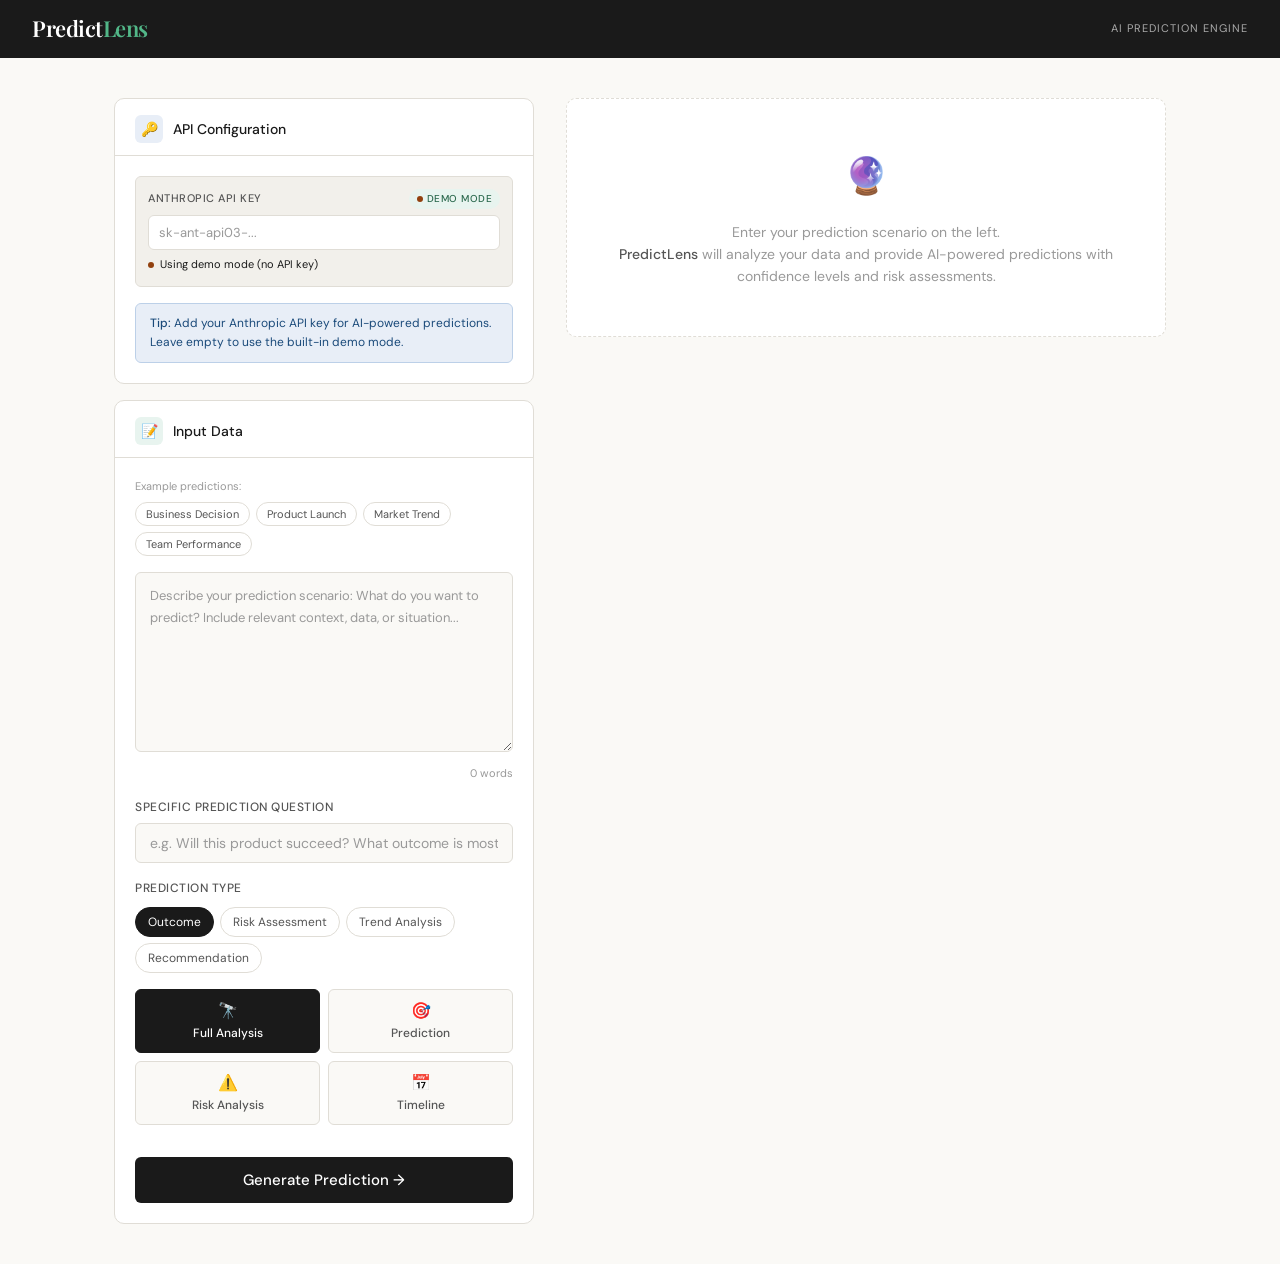
<file: predictlens.html>
<!DOCTYPE html>
<html lang="en">
<head>
<meta charset="UTF-8" />
<meta name="viewport" content="width=device-width, initial-scale=1.0" />
<title>PredictLens — AI Prediction & Analysis</title>
<link href="https://fonts.googleapis.com/css2?family=Playfair+Display:wght@400;600&family=DM+Sans:wght@300;400;500&family=DM+Mono:wght@400&display=swap" rel="stylesheet" />
<style>
  *, *::before, *::after { box-sizing: border-box; margin: 0; padding: 0; }

  :root {
    --ink: #1a1a1a;
    --ink-light: #555;
    --ink-faint: #999;
    --surface: #faf9f6;
    --surface-alt: #f2f0eb;
    --surface-card: #ffffff;
    --border: #e0ddd6;
    --border-strong: #c5c1b8;
    --accent: #2d6a4f;
    --accent-light: #e8f4ef;
    --accent-muted: #52b788;
    --warn: #b5470b;
    --warn-light: #fdf0e8;
    --blue: #1a4a7a;
    --blue-light: #e8eef7;
    --red: #9b1c1c;
    --red-light: #fef2f2;
    --gold: #92400e;
    --gold-light: #fefce8;
    --radius: 10px;
    --radius-sm: 6px;
  }

  body {
    font-family: 'DM Sans', sans-serif;
    background: var(--surface);
    color: var(--ink);
    min-height: 100vh;
    font-size: 15px;
    line-height: 1.6;
  }

  header {
    background: var(--ink);
    color: white;
    padding: 0 2rem;
    display: flex;
    align-items: center;
    justify-content: space-between;
    height: 58px;
    position: sticky;
    top: 0;
    z-index: 100;
  }
  .logo {
    font-family: 'Playfair Display', serif;
    font-size: 22px;
    font-weight: 600;
    letter-spacing: -0.5px;
  }
  .logo span { color: var(--accent-muted); }
  .header-tag {
    font-size: 11px;
    font-weight: 400;
    color: #aaa;
    letter-spacing: 1px;
    text-transform: uppercase;
  }

  .main {
    max-width: 1100px;
    margin: 0 auto;
    padding: 2.5rem 1.5rem;
    display: grid;
    grid-template-columns: 420px 1fr;
    gap: 2rem;
    align-items: start;
  }

  .left-col { display: flex; flex-direction: column; gap: 1rem; }

  .panel {
    background: var(--surface-card);
    border: 1px solid var(--border);
    border-radius: var(--radius);
    overflow: hidden;
  }
  .panel-header {
    padding: 1rem 1.25rem 0.75rem;
    border-bottom: 1px solid var(--border);
    display: flex;
    align-items: center;
    gap: 10px;
  }
  .panel-icon {
    width: 28px; height: 28px;
    border-radius: 6px;
    display: flex; align-items: center; justify-content: center;
    font-size: 14px;
    flex-shrink: 0;
  }
  .icon-green { background: var(--accent-light); }
  .icon-blue { background: var(--blue-light); }
  .icon-gold { background: var(--gold-light); }
  .icon-red { background: var(--red-light); }
  .panel-title { font-size: 14px; font-weight: 500; color: var(--ink); }
  .panel-body { padding: 1.25rem; }

  .api-key-section {
    background: var(--surface-alt);
    border: 1px solid var(--border);
    border-radius: var(--radius-sm);
    padding: 12px;
    margin-bottom: 1rem;
  }
  .api-key-label {
    font-size: 11px;
    font-weight: 500;
    color: var(--ink-light);
    text-transform: uppercase;
    letter-spacing: 0.5px;
    margin-bottom: 6px;
    display: flex;
    align-items: center;
    gap: 6px;
  }
  .api-key-input {
    width: 100%;
    padding: 8px 10px;
    font-size: 13px;
    font-family: 'DM Mono', monospace;
    border: 1px solid var(--border);
    border-radius: var(--radius-sm);
    background: white;
    color: var(--ink);
  }
  .api-key-input:focus { outline: none; border-color: var(--accent); }
  .api-key-input::placeholder { color: var(--ink-faint); font-family: 'DM Sans', sans-serif; }
  .demo-badge {
    display: inline-flex;
    align-items: center;
    gap: 4px;
    font-size: 10px;
    padding: 2px 8px;
    background: var(--accent-light);
    color: var(--accent);
    border-radius: 10px;
    font-weight: 500;
    margin-left: auto;
  }
  .api-status {
    font-size: 11px;
    margin-top: 6px;
    display: flex;
    align-items: center;
    gap: 6px;
  }
  .status-dot {
    width: 6px; height: 6px;
    border-radius: 50%;
    background: var(--accent);
  }
  .status-dot.error { background: var(--red); }
  .status-dot.demo { background: var(--gold); }

  textarea {
    width: 100%;
    min-height: 180px;
    font-family: 'DM Mono', monospace;
    font-size: 13px;
    line-height: 1.7;
    color: var(--ink);
    background: var(--surface);
    border: 1px solid var(--border);
    border-radius: var(--radius-sm);
    padding: 12px 14px;
    resize: vertical;
    transition: border-color 0.15s;
  }
  textarea:focus { outline: none; border-color: var(--border-strong); background: white; }
  textarea::placeholder { color: var(--ink-faint); font-family: 'DM Sans', sans-serif; font-size: 13px; }

  .goal-wrap { margin-top: 1rem; }
  .goal-label { font-size: 12px; font-weight: 500; color: var(--ink-light); margin-bottom: 6px; text-transform: uppercase; letter-spacing: 0.5px; }
  input[type="text"] {
    width: 100%;
    padding: 10px 14px;
    font-size: 14px;
    font-family: 'DM Sans', sans-serif;
    border: 1px solid var(--border);
    border-radius: var(--radius-sm);
    background: var(--surface);
    color: var(--ink);
    transition: border-color 0.15s;
  }
  input[type="text"]:focus { outline: none; border-color: var(--border-strong); background: white; }
  input::placeholder { color: var(--ink-faint); }

  .prediction-type-section { margin-top: 1rem; }
  .prediction-type-label { font-size: 12px; font-weight: 500; color: var(--ink-light); margin-bottom: 8px; text-transform: uppercase; letter-spacing: 0.5px; }
  .prediction-types { display: flex; flex-wrap: wrap; gap: 6px; }
  .pred-type {
    font-size: 12px;
    padding: 6px 12px;
    border-radius: 20px;
    border: 1px solid var(--border);
    background: white;
    color: var(--ink-light);
    cursor: pointer;
    font-family: 'DM Sans', sans-serif;
    transition: all 0.12s;
  }
  .pred-type:hover { border-color: var(--accent); color: var(--accent); }
  .pred-type.active { background: var(--ink); border-color: var(--ink); color: white; }

  .modes { display: grid; grid-template-columns: 1fr 1fr; gap: 8px; margin: 1rem 0; }
  .mode-btn {
    padding: 10px 8px;
    border: 1px solid var(--border);
    border-radius: var(--radius-sm);
    background: var(--surface);
    cursor: pointer;
    font-family: 'DM Sans', sans-serif;
    font-size: 12px;
    font-weight: 500;
    color: var(--ink-light);
    text-align: center;
    transition: all 0.15s;
    line-height: 1.4;
  }
  .mode-btn:hover { background: white; border-color: var(--border-strong); color: var(--ink); }
  .mode-btn.active { background: var(--ink); border-color: var(--ink); color: white; }
  .mode-icon { font-size: 16px; display: block; margin-bottom: 3px; }

  .presets-label { font-size: 11px; color: var(--ink-faint); margin-bottom: 6px; }
  .presets { display: flex; flex-wrap: wrap; gap: 6px; margin-bottom: 1rem; }
  .preset {
    font-size: 11px;
    padding: 4px 10px;
    border-radius: 20px;
    border: 1px solid var(--border);
    background: white;
    color: var(--ink-light);
    cursor: pointer;
    font-family: 'DM Sans', sans-serif;
    transition: all 0.12s;
  }
  .preset:hover { border-color: var(--accent); color: var(--accent); }

  .analyze-btn {
    width: 100%;
    padding: 13px;
    margin-top: 1rem;
    background: var(--ink);
    color: white;
    border: none;
    border-radius: var(--radius-sm);
    font-family: 'DM Sans', sans-serif;
    font-size: 15px;
    font-weight: 500;
    cursor: pointer;
    transition: background 0.15s, transform 0.1s;
  }
  .analyze-btn:hover { background: #2c2c2c; }
  .analyze-btn:active { transform: scale(0.99); }
  .analyze-btn:disabled { background: #aaa; cursor: not-allowed; transform: none; }

  .right-col { display: flex; flex-direction: column; gap: 1.5rem; }

  .loading-state {
    display: none;
    padding: 3rem 2rem;
    text-align: center;
    background: var(--surface-card);
    border: 1px solid var(--border);
    border-radius: var(--radius);
  }
  .loading-state.visible { display: block; }
  .spinner {
    width: 32px; height: 32px;
    border: 2px solid var(--border);
    border-top-color: var(--ink);
    border-radius: 50%;
    animation: spin 0.8s linear infinite;
    margin: 0 auto 1rem;
  }
  @keyframes spin { to { transform: rotate(360deg); } }
  .loading-state p { font-size: 14px; color: var(--ink-light); }
  .loading-state .dots::after {
    content: '';
    animation: dots 1.5s steps(4, end) infinite;
  }
  @keyframes dots {
    0%  { content: ''; }
    25% { content: '.'; }
    50% { content: '..'; }
    75% { content: '...'; }
  }

  .result-block {
    background: var(--surface-card);
    border: 1px solid var(--border);
    border-radius: var(--radius);
    overflow: hidden;
    animation: fadeUp 0.3s ease forwards;
  }
  @keyframes fadeUp { from { opacity: 0; transform: translateY(8px); } to { opacity: 1; transform: translateY(0); } }

  .result-block-header {
    padding: 0.8rem 1.25rem;
    border-bottom: 1px solid var(--border);
    display: flex;
    align-items: center;
    justify-content: space-between;
    flex-wrap: wrap;
    gap: 8px;
  }
  .result-block-title { font-size: 13px; font-weight: 500; color: var(--ink); display: flex; align-items: center; gap: 7px; }
  .result-block-body { padding: 1.25rem; }

  .prediction-main {
    font-family: 'Playfair Display', serif;
    font-size: 20px;
    font-weight: 600;
    color: var(--ink);
    line-height: 1.4;
    margin-bottom: 1rem;
  }

  .prob-section { margin: 1rem 0; }
  .prob-row { display: flex; justify-content: space-between; align-items: center; margin-bottom: 6px; }
  .prob-label-txt { font-size: 13px; color: var(--ink-light); }
  .prob-val { font-size: 18px; font-weight: 500; font-family: 'DM Mono', monospace; color: var(--ink); }
  .prob-track { height: 8px; background: var(--surface-alt); border-radius: 4px; overflow: hidden; }
  .prob-fill { height: 100%; border-radius: 4px; background: var(--accent-muted); transition: width 0.9s cubic-bezier(.4,0,.2,1); width: 0; }

  .scenarios-grid { display: grid; grid-template-columns: 1fr 1fr 1fr; gap: 8px; margin-top: 1rem; }
  .scenario {
    padding: 10px 12px;
    border-radius: var(--radius-sm);
    border: 1px solid var(--border);
  }
  .scenario-tag { font-size: 10px; font-weight: 500; text-transform: uppercase; letter-spacing: 0.6px; margin-bottom: 5px; }
  .scenario-text { font-size: 12px; color: var(--ink-light); line-height: 1.5; }
  .sc-best { background: var(--accent-light); border-color: #b7dfc9; }
  .sc-best .scenario-tag { color: var(--accent); }
  .sc-likely { background: var(--blue-light); border-color: #bcd0e8; }
  .sc-likely .scenario-tag { color: var(--blue); }
  .sc-worst { background: var(--red-light); border-color: #fec9c9; }
  .sc-worst .scenario-tag { color: var(--red); }

  .sentiment-bar-row { display: flex; align-items: center; gap: 10px; margin-bottom: 8px; }
  .sentiment-name { font-size: 12px; width: 70px; color: var(--ink-light); flex-shrink: 0; }
  .bar-track { flex: 1; height: 7px; background: var(--surface-alt); border-radius: 4px; overflow: hidden; }
  .bar-fill { height: 100%; border-radius: 4px; transition: width 0.8s cubic-bezier(.4,0,.2,1); width: 0; }
  .bar-pct { font-size: 12px; font-family: 'DM Mono', monospace; color: var(--ink); width: 32px; text-align: right; flex-shrink: 0; }
  .sentiment-verdict {
    margin-top: 1rem;
    padding: 10px 14px;
    border-radius: var(--radius-sm);
    font-size: 13px;
    font-weight: 500;
    display: flex;
    align-items: center;
    gap: 8px;
  }
  .verdict-pos { background: var(--accent-light); color: var(--accent); }
  .verdict-neg { background: var(--red-light); color: var(--red); }
  .verdict-neu { background: var(--surface-alt); color: var(--ink-light); }

  .themes-list { display: flex; flex-wrap: wrap; gap: 7px; }
  .theme-chip {
    padding: 5px 12px;
    border-radius: 20px;
    font-size: 12px;
    font-weight: 500;
    border: 1px solid var(--border);
    background: var(--surface-alt);
    color: var(--ink-light);
  }
  .theme-chip.main { background: var(--ink); color: white; border-color: var(--ink); }

  .insight-item { display: flex; gap: 10px; padding: 10px 0; border-bottom: 1px solid var(--border); }
  .insight-item:last-child { border-bottom: none; padding-bottom: 0; }
  .insight-num { width: 22px; height: 22px; border-radius: 50%; background: var(--surface-alt); display: flex; align-items: center; justify-content: center; font-size: 11px; font-weight: 500; color: var(--ink-light); flex-shrink: 0; margin-top: 1px; }
  .insight-text { font-size: 13px; color: var(--ink); line-height: 1.6; }

  .summary-text {
    font-size: 14px;
    line-height: 1.75;
    color: var(--ink);
    white-space: pre-wrap;
  }

  .conf-badge { font-size: 11px; padding: 3px 9px; border-radius: 20px; font-weight: 500; }
  .conf-high { background: var(--accent-light); color: var(--accent); }
  .conf-med { background: var(--gold-light); color: var(--gold); }
  .conf-low { background: var(--red-light); color: var(--red); }

  .factors-list { display: flex; flex-direction: column; gap: 8px; }
  .factor-item { display: flex; align-items: center; gap: 10px; padding: 8px 12px; background: var(--surface-alt); border-radius: var(--radius-sm); }
  .factor-impact { font-size: 11px; font-weight: 500; padding: 2px 8px; border-radius: 10px; }
  .factor-impact.high { background: var(--accent-light); color: var(--accent); }
  .factor-impact.med { background: var(--gold-light); color: var(--gold); }
  .factor-impact.low { background: var(--blue-light); color: var(--blue); }
  .factor-text { font-size: 13px; color: var(--ink); }

  .timeline { position: relative; padding-left: 20px; }
  .timeline::before { content: ''; position: absolute; left: 6px; top: 0; bottom: 0; width: 2px; background: var(--border); }
  .timeline-item { position: relative; margin-bottom: 16px; }
  .timeline-item:last-child { margin-bottom: 0; }
  .timeline-dot { position: absolute; left: -17px; top: 4px; width: 10px; height: 10px; border-radius: 50%; background: var(--accent); border: 2px solid white; }
  .timeline-dot.warning { background: var(--gold); }
  .timeline-dot.negative { background: var(--red); }
  .timeline-time { font-size: 11px; color: var(--ink-faint); margin-bottom: 2px; }
  .timeline-text { font-size: 13px; color: var(--ink); }

  .risk-meter { display: flex; align-items: center; gap: 12px; margin: 1rem 0; }
  .risk-track { flex: 1; height: 10px; background: linear-gradient(to right, var(--accent), var(--gold), var(--red)); border-radius: 5px; position: relative; }
  .risk-indicator { position: absolute; top: -4px; width: 18px; height: 18px; background: white; border: 3px solid var(--ink); border-radius: 50%; transition: left 0.8s cubic-bezier(.4,0,.2,1); }
  .risk-labels { display: flex; justify-content: space-between; font-size: 10px; color: var(--ink-faint); margin-top: 4px; }

  .wc { font-size: 11px; color: var(--ink-faint); margin-top: 6px; text-align: right; }

  .empty-state {
    background: var(--surface-card);
    border: 1px dashed var(--border);
    border-radius: var(--radius);
    padding: 3rem 2rem;
    text-align: center;
    color: var(--ink-faint);
  }
  .empty-icon { font-size: 36px; margin-bottom: 1rem; }
  .empty-state p { font-size: 14px; line-height: 1.6; }
  .empty-state strong { color: var(--ink-light); font-weight: 500; }

  .error-box { display: none; background: var(--red-light); border: 1px solid #fec9c9; border-radius: var(--radius-sm); padding: 10px 14px; font-size: 13px; color: var(--red); margin-top: 10px; }
  .error-box.visible { display: block; }

  .tips-box { background: var(--blue-light); border: 1px solid #bcd0e8; border-radius: var(--radius-sm); padding: 10px 14px; font-size: 12px; color: var(--blue); margin-top: 1rem; }
  .tips-box strong { font-weight: 500; }

  @media (max-width: 800px) {
    .main { grid-template-columns: 1fr; }
    .scenarios-grid { grid-template-columns: 1fr; }
  }
</style>
</head>
<body>

<header>
  <div class="logo">Predict<span>Lens</span></div>
  <div class="header-tag">AI Prediction Engine</div>
</header>

<div class="main">

  <!-- LEFT: INPUT PANEL -->
  <div class="left-col">
    <div class="panel">
      <div class="panel-header">
        <div class="panel-icon icon-blue">🔑</div>
        <div class="panel-title">API Configuration</div>
      </div>
      <div class="panel-body">
        <div class="api-key-section">
          <div class="api-key-label">
            Anthropic API Key
            <span class="demo-badge" id="modeBadge"><span class="status-dot demo"></span> Demo Mode</span>
          </div>
          <input type="password" class="api-key-input" id="apiKeyInput" placeholder="sk-ant-api03-..." />
          <div class="api-status" id="apiStatus">
            <span class="status-dot demo"></span>
            <span id="statusText">Using demo mode (no API key)</span>
          </div>
        </div>
        <div class="tips-box">
          <strong>Tip:</strong> Add your Anthropic API key for AI-powered predictions. Leave empty to use the built-in demo mode.
        </div>
      </div>
    </div>

    <div class="panel">
      <div class="panel-header">
        <div class="panel-icon icon-green">📝</div>
        <div class="panel-title">Input Data</div>
      </div>
      <div class="panel-body">
        <div class="presets-label">Example predictions:</div>
        <div class="presets">
          <button class="preset" onclick="loadPreset('business')">Business Decision</button>
          <button class="preset" onclick="loadPreset('product')">Product Launch</button>
          <button class="preset" onclick="loadPreset('market')">Market Trend</button>
          <button class="preset" onclick="loadPreset('team')">Team Performance</button>
        </div>

        <textarea id="inputText" placeholder="Describe your prediction scenario: What do you want to predict? Include relevant context, data, or situation..."></textarea>
        <div class="wc" id="wc">0 words</div>

        <div class="goal-wrap">
          <div class="goal-label">Specific prediction question</div>
          <input type="text" id="goalInput" placeholder="e.g. Will this product succeed? What outcome is most likely?" />
        </div>

        <div class="prediction-type-section">
          <div class="prediction-type-label">Prediction Type</div>
          <div class="prediction-types">
            <button class="pred-type active" onclick="setPredType(this, 'outcome')" data-type="outcome">Outcome</button>
            <button class="pred-type" onclick="setPredType(this, 'risk')" data-type="risk">Risk Assessment</button>
            <button class="pred-type" onclick="setPredType(this, 'trend')" data-type="trend">Trend Analysis</button>
            <button class="pred-type" onclick="setPredType(this, 'recommendation')" data-type="recommendation">Recommendation</button>
          </div>
        </div>

        <div class="modes">
          <button class="mode-btn active" onclick="setMode('full')" id="mode-full">
            <span class="mode-icon">🔭</span>Full Analysis
          </button>
          <button class="mode-btn" onclick="setMode('prediction')" id="mode-prediction">
            <span class="mode-icon">🎯</span>Prediction
          </button>
          <button class="mode-btn" onclick="setMode('risk')" id="mode-risk">
            <span class="mode-icon">⚠️</span>Risk Analysis
          </button>
          <button class="mode-btn" onclick="setMode('timeline')" id="mode-timeline">
            <span class="mode-icon">📅</span>Timeline
          </button>
        </div>

        <div class="error-box" id="errBox"></div>
        <button class="analyze-btn" id="analyzeBtn" onclick="runAnalysis()">Generate Prediction →</button>
      </div>
    </div>
  </div>

  <!-- RIGHT: RESULTS -->
  <div class="right-col" id="rightCol">
    <div class="empty-state" id="emptyState">
      <div class="empty-icon">🔮</div>
      <p>Enter your prediction scenario on the left.<br/><strong>PredictLens</strong> will analyze your data and provide AI-powered predictions with confidence levels and risk assessments.</p>
    </div>
    <div class="loading-state" id="loadingState">
      <div class="spinner"></div>
      <p>Generating prediction<span class="dots"></span></p>
    </div>
  </div>
</div>

<script>
let currentMode = 'full';
let currentPredType = 'outcome';
let useDemoMode = true;

const presets = {
  business: `Business Scenario: SaaS Startup Launch

We are launching a B2B project management tool for mid-sized companies (50-500 employees).

Product Features:
- AI-powered task prioritization
- Real-time collaboration
- Integration with Slack, Jira, GitHub
- Price point: $15/user/month

Market Research:
- 65% of target companies currently use spreadsheets
- Competitor pricing: $20-35/user/month
- Market growing 12% annually
- Average sales cycle: 45 days

Launch Plan:
- Freemium model with 14-day trial
- Content marketing focus
- Target: 500 paying customers in first 6 months`,

  product: `Product: Smart Home Energy Monitor

Launch Details:
- Price: $199 one-time + $5/month subscription
- Compatible with 95% of US homes
- Battery backup included
- Mobile app for iOS and Android

Competitor Analysis:
- Competitor A: $249 + $8/month (market leader, 40% share)
- Competitor B: $149 one-time only (no subscription, lower features)
- Direct competitor pricing: $179-$299

Marketing Budget: $2M for first year
Sales Target: 50,000 units in year one`,

  market: `Market Trend Analysis: Remote Work Technology

Current State:
- 45% of workforce now hybrid or fully remote
- Companies reducing office space by 30%
- Video conferencing fatigue increasing
- Demand for async collaboration tools rising

Industry Data:
- Remote tech market: $45B (2024) → $78B (2027 projected)
- Average company spending on remote tools: $12,000/year
- Employee satisfaction with remote: 72%
- Manager satisfaction with remote: 58%

Emerging Trends:
- AI-powered productivity tools
- VR/AR meeting platforms
- Mental health and wellness integrations`,

  team: `Team Performance Prediction: Engineering Department

Current Metrics:
- Team size: 15 engineers
- Average tenure: 2.3 years
- Sprint velocity: 42 story points/week
- Bug escape rate: 8 per release
- Tech debt: estimated 3 months of work

Challenges:
- 3 senior engineers planning to leave in 6 months
- New codebase migration in progress
- Increased product complexity expected
- Competitor offering 20% higher salaries

Initiatives:
- New hiring plan: 4 engineers
- Training budget: $50K
- Process improvements planned
- Leadership coaching starting`
};

function loadPreset(key) {
  document.getElementById('inputText').value = presets[key];
  updateWC();
}

function setMode(mode) {
  currentMode = mode;
  document.querySelectorAll('.mode-btn').forEach(b => b.classList.remove('active'));
  document.getElementById('mode-' + mode).classList.add('active');
}

function setPredType(btn, type) {
  currentPredType = type;
  document.querySelectorAll('.pred-type').forEach(b => b.classList.remove('active'));
  btn.classList.add('active');
}

document.getElementById('apiKeyInput').addEventListener('input', function() {
  const key = this.value.trim();
  useDemoMode = !key || key.length < 10;
  
  const badge = document.getElementById('modeBadge');
  const status = document.getElementById('apiStatus');
  const statusText = document.getElementById('statusText');
  const dot = status.querySelector('.status-dot');
  
  if (useDemoMode) {
    badge.innerHTML = '<span class="status-dot demo"></span> Demo Mode';
    dot.className = 'status-dot demo';
    statusText.textContent = 'Using demo mode (no API key)';
  } else {
    badge.innerHTML = '<span class="status-dot"></span> API Connected';
    dot.className = 'status-dot';
    statusText.textContent = 'Using Anthropic AI for predictions';
  }
});

document.getElementById('inputText').addEventListener('input', updateWC);
function updateWC() {
  const words = document.getElementById('inputText').value.trim().split(/\s+/).filter(Boolean).length;
  document.getElementById('wc').textContent = words + ' word' + (words !== 1 ? 's' : '');
}

function showError(msg) {
  const el = document.getElementById('errBox');
  el.textContent = msg;
  el.className = 'error-box visible';
}
function clearError() {
  document.getElementById('errBox').className = 'error-box';
}

function setLoading(v) {
  document.getElementById('loadingState').className = v ? 'loading-state visible' : 'loading-state';
  document.getElementById('analyzeBtn').disabled = v;
}

async function runAnalysis() {
  const text = document.getElementById('inputText').value.trim();
  const goal = document.getElementById('goalInput').value.trim();

  if (!text) { showError('Please enter some data to analyze.'); return; }
  clearError();

  const rc = document.getElementById('rightCol');
  rc.innerHTML = `<div class="empty-state" id="emptyState" style="display:none"></div><div class="loading-state visible" id="loadingState"><div class="spinner"></div><p>Generating prediction<span class="dots"></span></p></div>`;
  setLoading(true);

  try {
    let result;
    
    if (useDemoMode) {
      result = generateDemoPrediction(text, goal);
    } else {
      result = await fetchAIAnalysis(text, goal);
    }
    
    renderResults(result);
  } catch(e) {
    console.error('Analysis error:', e);
    rc.innerHTML = '';
    showError('Analysis failed. Please try again or use demo mode.');
  } finally {
    setLoading(false);
  }
}

async function fetchAIAnalysis(text, goal) {
  const apiKey = document.getElementById('apiKeyInput').value.trim();
  
  const systemPrompt = `You are an expert prediction analyst. Analyze the provided scenario and respond ONLY with a valid JSON object — no markdown, no backticks.

JSON schema:
{
  "title": "5-7 word title summarizing the prediction",
  "primary_prediction": "Main prediction statement (1-2 sentences)",
  "probability": <integer 0-100>,
  "confidence": "high" | "medium" | "low",
  "sentiment": { "positive": <0-100>, "negative": <0-100>, "neutral": <0-100>, "verdict": "string" },
  "best_case": "1-2 sentences describing best possible outcome",
  "most_likely": "1-2 sentences describing most probable outcome", 
  "worst_case": "1-2 sentences describing worst possible outcome",
  "risk_level": <integer 0-100>,
  "risk_factors": [{ "factor": "description", "impact": "high" | "medium" | "low" }],
  "timeline": [{ "timeframe": "e.g. 1-3 months", "event": "description", "type": "positive" | "neutral" | "negative" }],
  "key_factors": ["factor 1", "factor 2", "factor 3", "factor 4"],
  "recommendations": ["recommendation 1", "recommendation 2", "recommendation 3"],
  "themes": ["theme1", "theme2", "theme3", "theme4"],
  "insights": ["insight 1", "insight 2", "insight 3", "insight 4"],
  "summary": "3-4 sentence comprehensive summary with prediction"
}`;

  const userMsg = `Analyze this scenario and provide a comprehensive prediction:\n\n${text}\n\n${goal ? `Specific question: "${goal}"` : ''}\n\nPrediction type: ${currentPredType}`;

  const resp = await fetch('https://api.anthropic.com/v1/messages', {
    method: 'POST',
    headers: {
      'Content-Type': 'application/json',
      'x-api-key': apiKey,
      'anthropic-version': '2023-06-01'
    },
    body: JSON.stringify({
      model: 'claude-sonnet-4-20250514',
      max_tokens: 1500,
      system: systemPrompt,
      messages: [{ role: 'user', content: userMsg }]
    })
  });

  if (!resp.ok) {
    throw new Error(`API error: ${resp.status}`);
  }

  const data = await resp.json();
  const raw = data.content?.map(b => b.text || '').join('').trim();
  const clean = raw.replace(/```json|```/g, '').trim();
  return JSON.parse(clean);
}

function generateDemoPrediction(text, goal) {
  const textLower = text.toLowerCase();
  const wordCount = text.split(/\s+/).length;
  
  let baseProbability = 50;
  let confidence = 'medium';
  let riskLevel = 45;
  let sentiment = { positive: 40, negative: 30, neutral: 30, verdict: 'mixed' };
  let factors = [];
  let themes = [];
  let insights = [];
  
  const positiveIndicators = ['success', 'great', 'excellent', 'growing', 'improving', 'strong', 'profitable', 'innovative', 'popular', 'high demand', 'satisfied'];
  const negativeIndicators = ['fail', 'problem', 'challenge', 'risk', 'weak', 'declining', 'loss', 'concern', 'issue', 'difficult', 'low satisfaction'];
  const growthIndicators = ['growing', 'increasing', 'expanding', 'rising', 'improving', 'positive trend'];
  const riskIndicators = ['risk', 'threat', 'competition', 'challenges', 'declining', 'uncertain', 'volatile'];
  
  let posCount = positiveIndicators.filter(w => textLower.includes(w)).length;
  let negCount = negativeIndicators.filter(w => textLower.includes(w)).length;
  let growthCount = growthIndicators.filter(w => textLower.includes(w)).length;
  let riskCount = riskIndicators.filter(w => textLower.includes(w)).length;
  
  baseProbability += (posCount - negCount) * 8;
  baseProbability += growthCount * 5;
  baseProbability -= riskCount * 6;
  baseProbability = Math.max(10, Math.min(95, baseProbability));
  
  if (wordCount > 200) {
    confidence = 'high';
    riskLevel = Math.max(15, Math.min(85, riskLevel + (negCount - posCount) * 5));
  } else if (wordCount < 50) {
    confidence = 'low';
    riskLevel += 15;
  }
  
  if (posCount > negCount + 2) {
    sentiment = { positive: 60, negative: 20, neutral: 20, verdict: 'positive' };
  } else if (negCount > posCount + 2) {
    sentiment = { positive: 20, negative: 55, neutral: 25, verdict: 'negative' };
  }
  
  if (textLower.includes('competition') || textLower.includes('competitor')) {
    factors.push({ factor: 'Competitive pressure present', impact: 'high' });
    riskLevel += 10;
  }
  if (textLower.includes('budget') || textLower.includes('investment')) {
    factors.push({ factor: 'Financial resources defined', impact: 'medium' });
  }
  if (textLower.includes('team') || textLower.includes('employees') || textLower.includes('staff')) {
    factors.push({ factor: 'Team capabilities matter', impact: 'medium' });
  }
  if (textLower.includes('market') || textLower.includes('industry')) {
    factors.push({ factor: 'Market conditions relevant', impact: 'high' });
  }
  if (textLower.includes('customer') || textLower.includes('user') || textLower.includes('client')) {
    factors.push({ factor: 'Customer-focused scenario', impact: 'high' });
  }
  
  if (baseProbability > 65) {
    themes = ['High Opportunity', 'Favorable Conditions', 'Growth Potential', 'Market Timing'];
  } else if (baseProbability > 45) {
    themes = ['Moderate Outlook', 'Conditional Success', 'Execution Dependent', 'Balanced Risk'];
  } else {
    themes = ['Challenges Present', 'Cautious Outlook', 'Risk Mitigation Needed', 'Strategic Pivot'];
  }
  
  insights = [
    `Based on analysis, the scenario shows ${sentiment.verdict} characteristics with ${confidence} confidence.`,
    `Key success factors include competitive positioning and resource allocation.`,
    `Risk level assessment at ${riskLevel}% indicates ${riskLevel > 60 ? 'elevated' : riskLevel > 40 ? 'moderate' : 'manageable'} exposure.`,
    `Recommendation: Focus on identified risk factors while leveraging strengths for optimal outcome.`
  ];
  
  const predType = currentPredType;
  let prediction = '';
  let bestCase = '';
  let mostLikely = '';
  let worstCase = '';
  
  if (textLower.includes('startup') || textLower.includes('launch') || textLower.includes('product')) {
    prediction = `Product/service launch shows ${baseProbability > 50 ? 'favorable' : 'challenging'} market conditions with potential for ${baseProbability > 60 ? 'strong adoption' : baseProbability > 40 ? 'moderate acceptance' : 'slow uptake'}.`;
    bestCase = 'Rapid market adoption exceeding targets, strong competitive differentiation, and profitability achieved ahead of schedule.';
    mostLikely = 'Gradual market penetration with steady growth, meeting core milestones but facing some competitive friction.';
    worstCase = 'Lower than expected adoption, competitor response stronger than anticipated, extended runway required.';
  } else if (textLower.includes('team') || textLower.includes('employee') || textLower.includes('performance')) {
    prediction = `Team performance trajectory suggests ${baseProbability > 55 ? 'positive outcomes' : 'need for intervention'} with key dependencies on retention and productivity.`;
    bestCase = 'Exceptional team performance, key talent retained, productivity exceeds expectations.';
    mostLikely = 'Solid performance with expected churn, meeting core objectives with minor adjustments needed.';
    worstCase = 'Key departures, productivity decline, require significant intervention and realignment.';
  } else if (textLower.includes('market') || textLower.includes('industry') || textLower.includes('trend')) {
    prediction = `Market trend analysis indicates ${growthCount > riskCount ? 'upward trajectory' : 'mixed signals'} with ${confidence} confidence in forecast.`;
    bestCase = 'Favorable market conditions persist, emerging opportunities captured, market share gains.';
    mostLikely = 'Stable market conditions with typical volatility, maintaining current position.';
    worstCase = 'Market shift unfavorable, disruption from new entrants, pressure on margins.';
  } else {
    prediction = `Analysis suggests a ${baseProbability > 50 ? 'positive' : 'cautious'} outlook with ${confidence} confidence based on available information.`;
    bestCase = 'All factors align favorably, outcomes exceed expectations, strategic objectives achieved.';
    mostLikely = 'Mixed results with core objectives met, some challenges navigated successfully.';
    worstCase = 'Significant obstacles emerge, require course correction, delayed or reduced outcomes.';
  }
  
  let timeline = [
    { timeframe: '0-3 months', event: 'Initial implementation and early indicators emerge', type: 'neutral' },
    { timeframe: '3-6 months', event: 'Key milestones and market validation phase', type: 'positive' },
    { timeframe: '6-12 months', event: 'Full impact realization and strategic assessment', type: baseProbability > 50 ? 'positive' : 'negative' }
  ];
  
  if (riskLevel > 60) {
    timeline.push({ timeframe: 'Any point', event: 'Risk event could trigger course correction', type: 'negative' });
  }
  
  const recommendations = [
    'Monitor key success factors closely in first 90 days',
    'Develop contingency plans for identified risks',
    `Target probability of ${baseProbability}% - maintain realistic expectations`,
    'Build in regular review checkpoints for course correction'
  ];
  
  return {
    title: `Prediction: ${predType.charAt(0).toUpperCase() + predType.slice(1)} Analysis`,
    primary_prediction: prediction,
    probability: baseProbability,
    confidence: confidence,
    sentiment: sentiment,
    best_case: bestCase,
    most_likely: mostLikely,
    worst_case: worstCase,
    risk_level: riskLevel,
    risk_factors: factors.length > 0 ? factors : [{ factor: 'General market and execution risks', impact: 'medium' }],
    timeline: timeline,
    key_factors: factors.map(f => f.factor),
    recommendations: recommendations,
    themes: themes,
    insights: insights,
    summary: insights.join(' ')
  };
}

function renderResults(d) {
  const rc = document.getElementById('rightCol');
  rc.innerHTML = '';
  
  const mode = currentMode;

  // Summary Card
  const summaryCard = makeCard('📋', d.title || 'Prediction Results', `
    <p class="summary-text">${d.summary || d.primary_prediction || ''}</p>
  `);
  rc.appendChild(summaryCard);

  // Prediction Card
  if (mode === 'full' || mode === 'prediction') {
    const p = d;
    const confClass = p.confidence === 'high' ? 'conf-high' : p.confidence === 'low' ? 'conf-low' : 'conf-med';
    
    const predCard = makeCard('🎯', 'Prediction & Probability', `
      <p class="prediction-main">${p.primary_prediction || '—'}</p>
      <div class="prob-section">
        <div class="prob-row">
          <span class="prob-label-txt">Success probability</span>
          <span class="prob-val">${p.probability || 50}%</span>
        </div>
        <div class="prob-track"><div class="prob-fill" data-pct="${p.probability || 50}"></div></div>
      </div>
      <div class="scenarios-grid">
        <div class="scenario sc-best"><div class="scenario-tag">Best case</div><div class="scenario-text">${p.best_case || '—'}</div></div>
        <div class="scenario sc-likely"><div class="scenario-tag">Most likely</div><div class="scenario-text">${p.most_likely || '—'}</div></div>
        <div class="scenario sc-worst"><div class="scenario-tag">Worst case</div><div class="scenario-text">${p.worst_case || '—'}</div></div>
      </div>`,
      `<span class="conf-badge ${confClass}">${(p.confidence||'medium').charAt(0).toUpperCase()+(p.confidence||'medium').slice(1)} confidence</span>`
    );
    rc.appendChild(predCard);
    setTimeout(() => {
      predCard.querySelectorAll('.prob-fill').forEach(el => {
        const pct = el.dataset.pct;
        el.style.width = pct + '%';
        el.style.background = pct >= 60 ? '#52b788' : pct >= 35 ? '#f59e0b' : '#e24b4a';
      });
    }, 80);
  }

  // Risk Analysis
  if (mode === 'full' || mode === 'risk') {
    const riskLevel = d.risk_level || 45;
    const factors = d.risk_factors || [];
    
    const factorsHtml = factors.map(f => `
      <div class="factor-item">
        <span class="factor-impact ${f.impact}">${f.impact.toUpperCase()}</span>
        <span class="factor-text">${f.factor}</span>
      </div>
    `).join('');
    
    const riskCard = makeCard('⚠️', 'Risk Assessment', `
      <div class="risk-meter">
        <span style="font-size:13px;color:var(--ink-light);">Risk Level</span>
        <div style="flex:1;">
          <div class="risk-track">
            <div class="risk-indicator" data-pos="${riskLevel}" style="left: calc(${riskLevel}% - 9px);"></div>
          </div>
          <div class="risk-labels"><span>Low</span><span>Medium</span><span>High</span></div>
        </div>
        <span style="font-size:18px;font-weight:500;font-family:'DM Mono',monospace;">${riskLevel}%</span>
      </div>
      <h4 style="font-size:12px;font-weight:500;color:var(--ink-light);margin:1rem 0 8px;text-transform:uppercase;">Key Risk Factors</h4>
      <div class="factors-list">${factorsHtml}</div>
    `);
    rc.appendChild(riskCard);
  }

  // Timeline
  if (mode === 'full' || mode === 'timeline') {
    const timeline = d.timeline || [];
    const timelineHtml = timeline.map(t => {
      const dotClass = t.type === 'positive' ? '' : t.type === 'negative' ? 'negative' : 'warning';
      return `
        <div class="timeline-item">
          <div class="timeline-dot ${dotClass}"></div>
          <div class="timeline-time">${t.timeframe}</div>
          <div class="timeline-text">${t.event}</div>
        </div>
      `;
    }).join('');
    
    const timelineCard = makeCard('📅', 'Timeline & Milestones', `
      <div class="timeline">${timelineHtml}</div>
    `);
    rc.appendChild(timelineCard);
  }

  // Sentiment
  if (mode === 'full') {
    const s = d.sentiment || { positive: 50, negative: 25, neutral: 25, verdict: 'neutral' };
    const verdictClass = s.verdict === 'positive' ? 'verdict-pos' : s.verdict === 'negative' ? 'verdict-neg' : 'verdict-neu';
    const verdictIcon = s.verdict === 'positive' ? '↑' : s.verdict === 'negative' ? '↓' : '→';

    const sentCard = makeCard('💬', 'Sentiment Analysis', `
      ${makeBar('Positive', s.positive || 0, '#52b788')}
      ${makeBar('Negative', s.negative || 0, '#e24b4a')}
      ${makeBar('Neutral', s.neutral || 0, '#888')}
      <div class="sentiment-verdict ${verdictClass}" style="margin-top:1rem;">
        <span style="font-size:18px;">${verdictIcon}</span>
        <span>Overall: ${s.verdict || 'neutral'}</span>
      </div>
    `);
    rc.appendChild(sentCard);
    setTimeout(() => {
      sentCard.querySelectorAll('.bar-fill').forEach(el => {
        el.style.width = el.dataset.pct + '%';
      });
    }, 80);
  }

  // Themes
  if (mode === 'full') {
    const themes = d.themes || [];
    const chipsHtml = themes.map(t => `<span class="theme-chip">${t}</span>`).join('');
    const themesCard = makeCard('🏷️', 'Key Themes', `<div class="themes-list">${chipsHtml}</div>`);
    rc.appendChild(themesCard);
  }

  // Insights
  if (mode === 'full') {
    const insights = d.insights || [];
    const insHtml = insights.map((ins, i) =>
      `<div class="insight-item"><div class="insight-num">${i+1}</div><div class="insight-text">${ins}</div></div>`
    ).join('');
    const insCard = makeCard('💡', 'Key Insights', insHtml);
    rc.appendChild(insCard);
  }

  // Recommendations
  if (mode === 'full') {
    const recs = d.recommendations || [];
    const recHtml = recs.map((r, i) =>
      `<div class="insight-item"><div class="insight-num">${i+1}</div><div class="insight-text">${r}</div></div>`
    ).join('');
    const recCard = makeCard('✅', 'Recommendations', recHtml);
    rc.appendChild(recCard);
  }
}

function makeBar(label, pct, color) {
  return `<div class="sentiment-bar-row">
    <span class="sentiment-name">${label}</span>
    <div class="bar-track"><div class="bar-fill" data-pct="${pct}" style="background:${color};"></div></div>
    <span class="bar-pct">${pct}%</span>
  </div>`;
}

function makeCard(icon, title, bodyHtml, badgeHtml = '') {
  const div = document.createElement('div');
  div.className = 'result-block';
  div.innerHTML = `
    <div class="result-block-header">
      <div class="result-block-title"><span>${icon}</span> ${title}</div>
      ${badgeHtml}
    </div>
    <div class="result-block-body">${bodyHtml}</div>
  `;
  return div;
}
</script>
</body>
</html>
</file>
